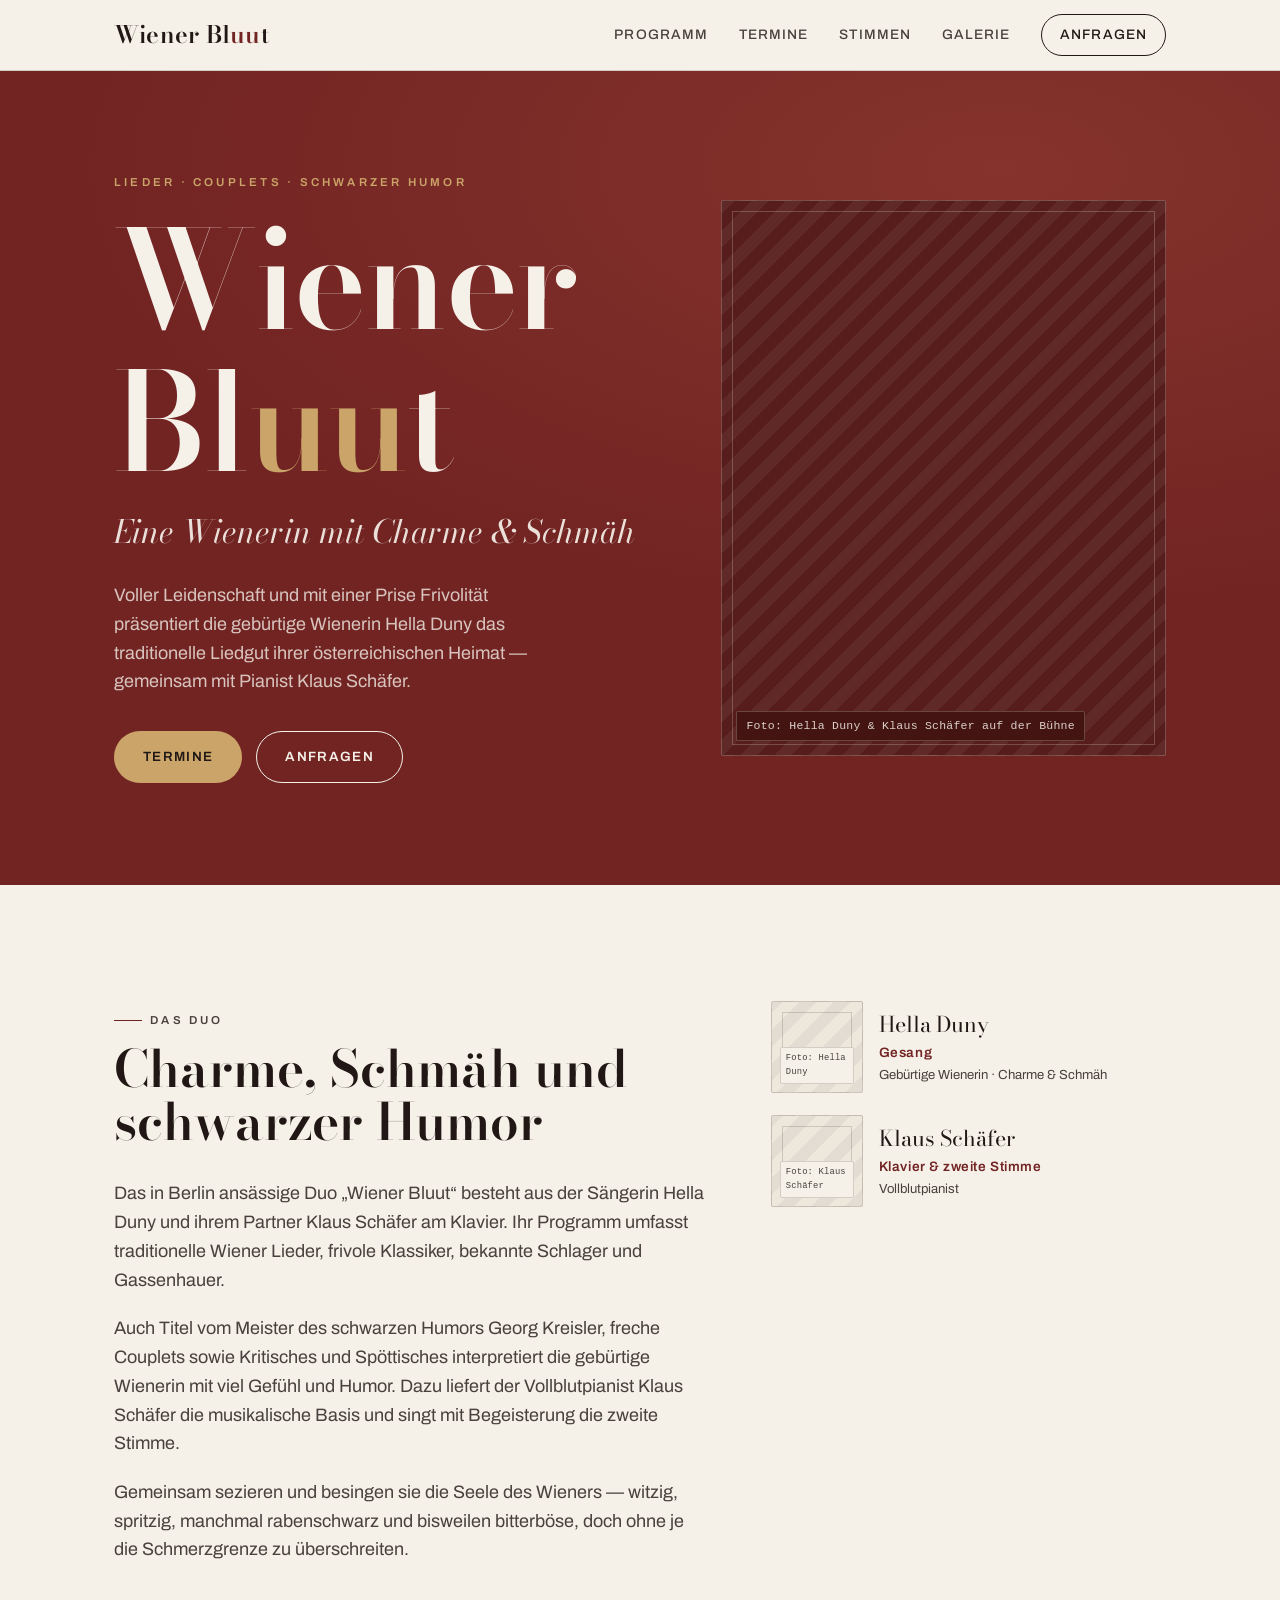
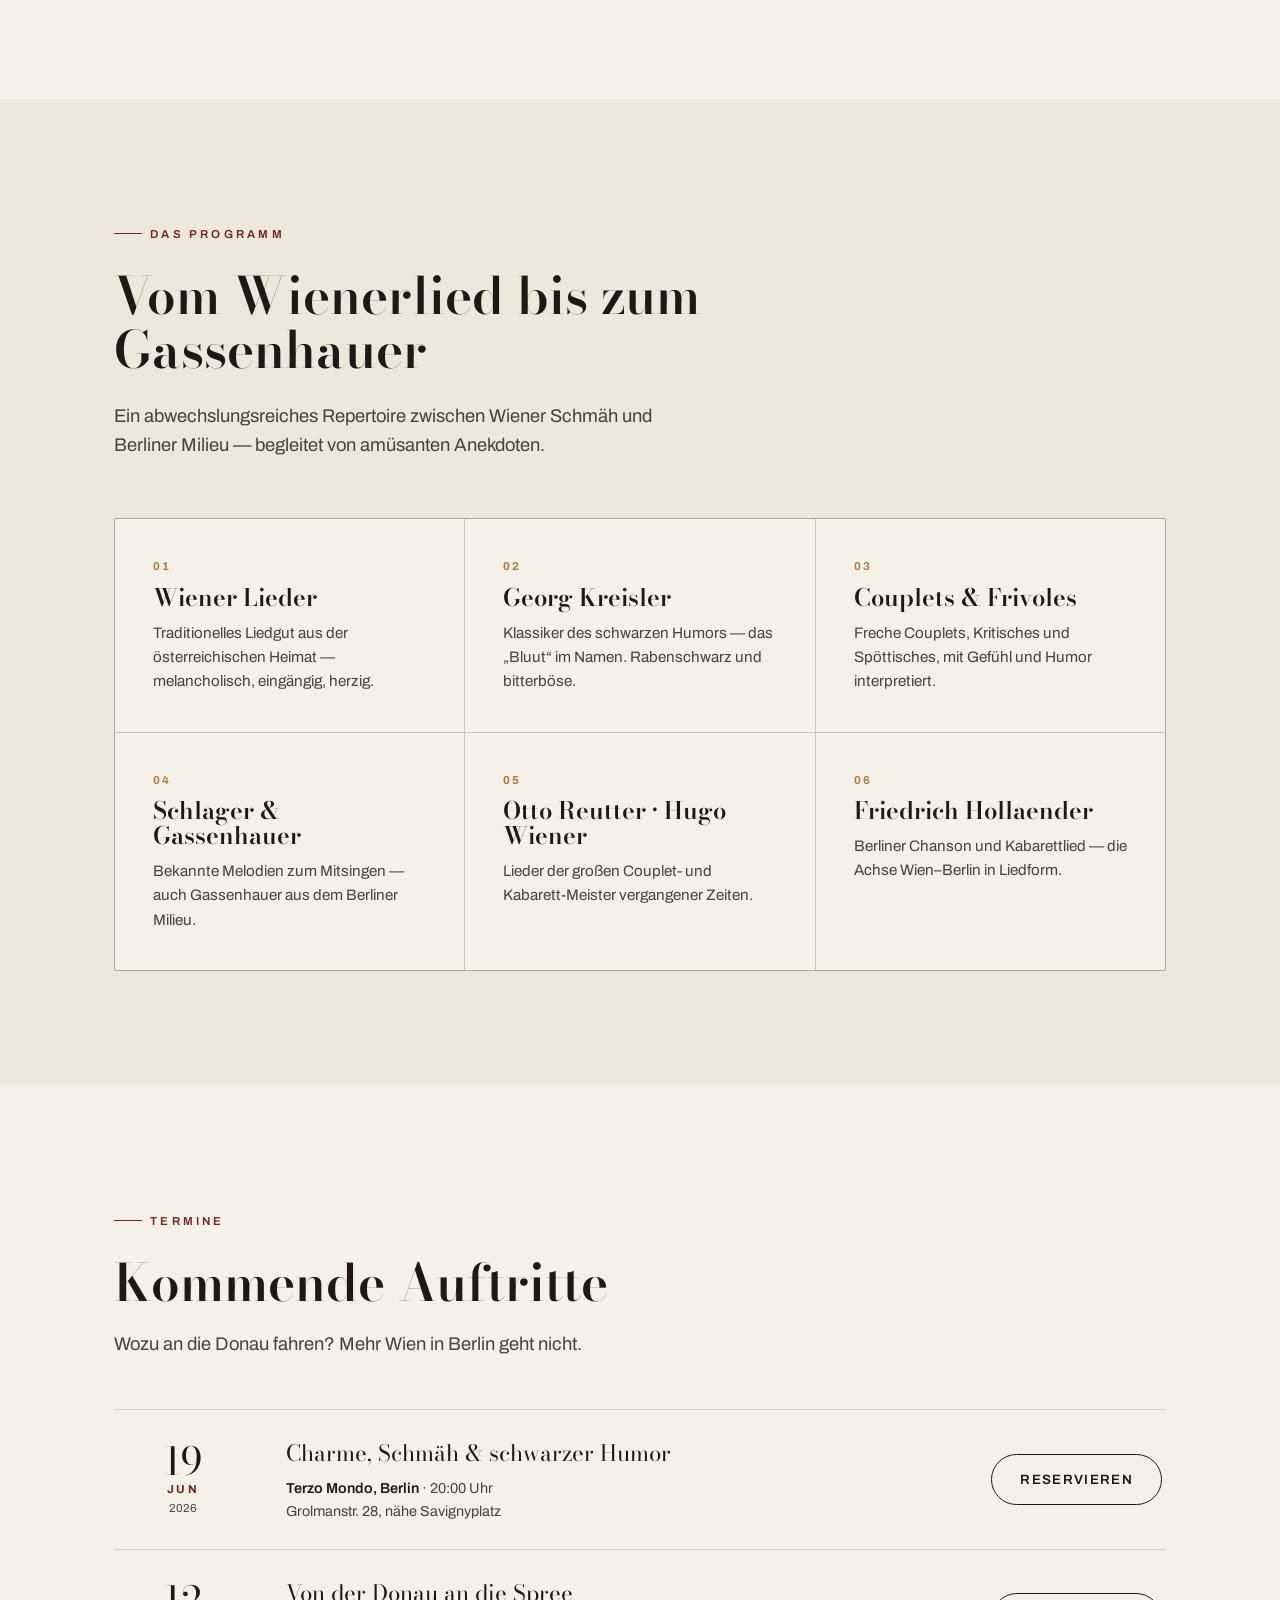
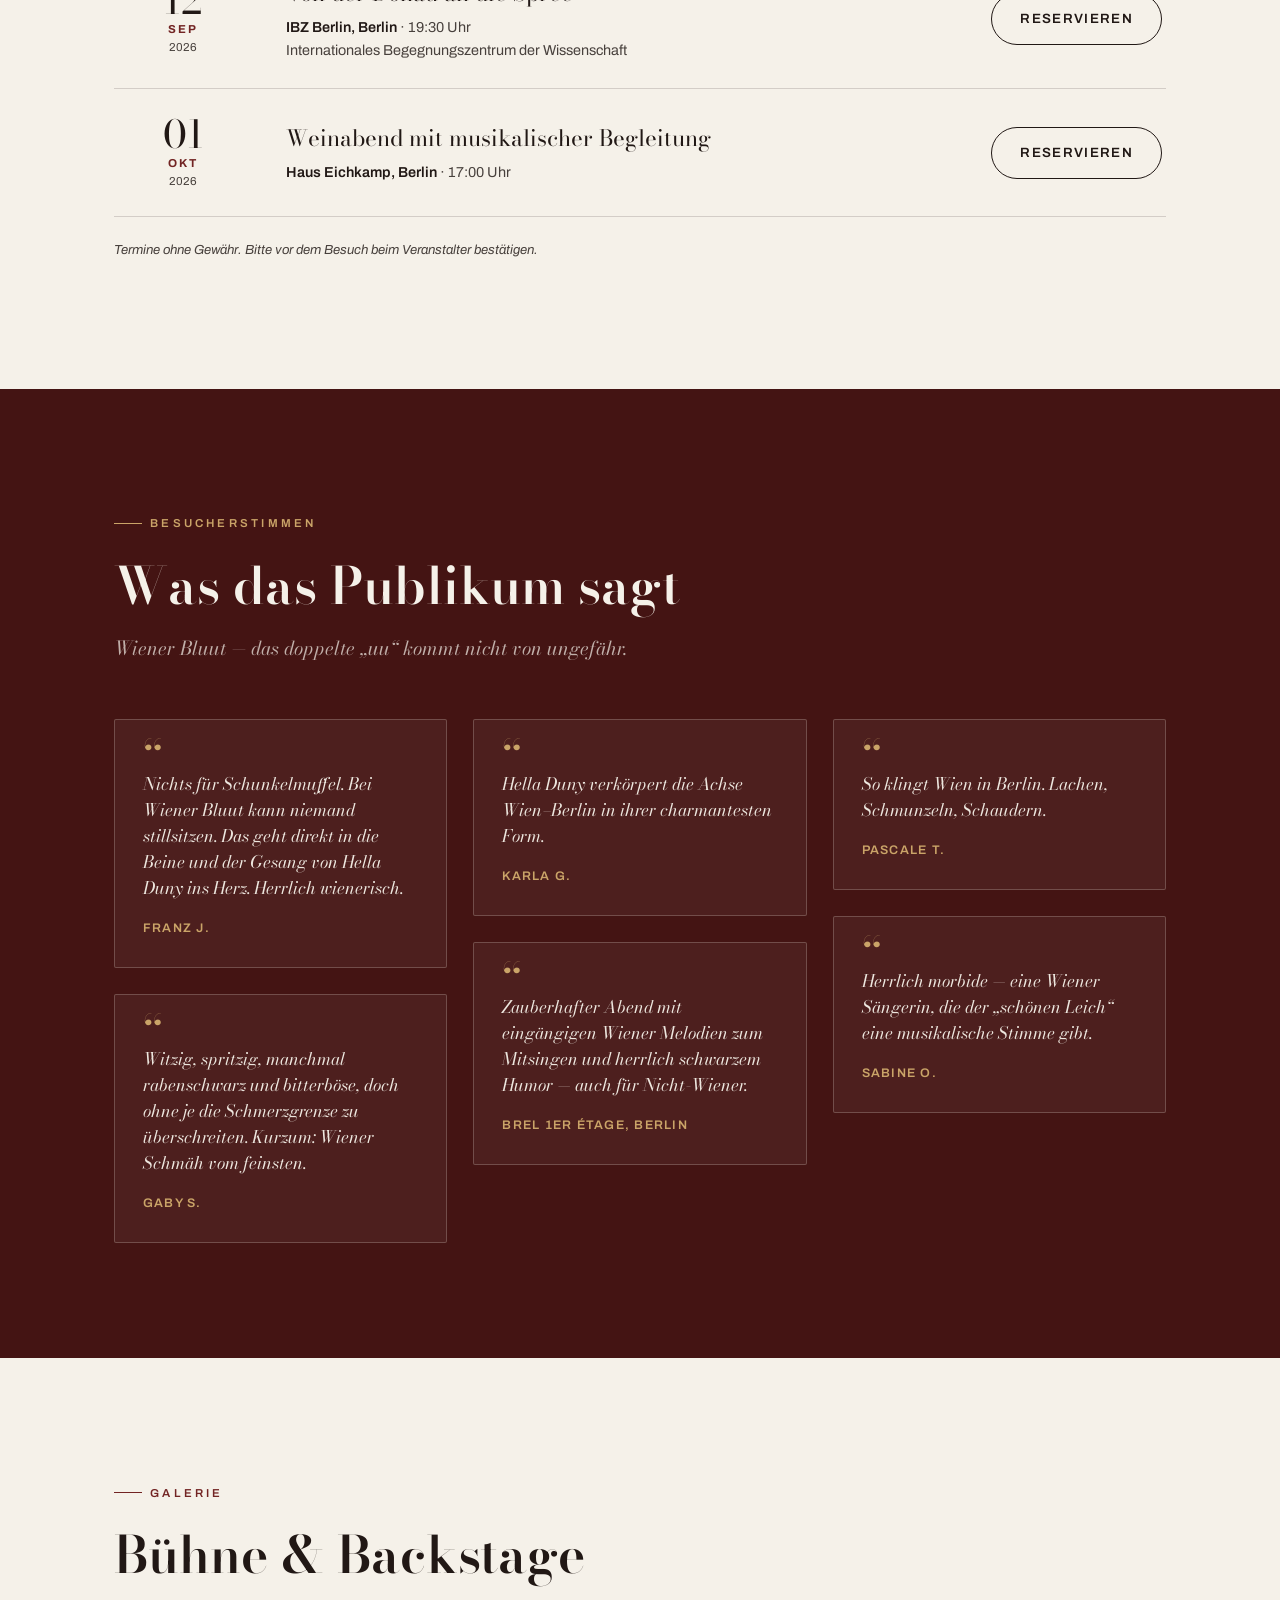
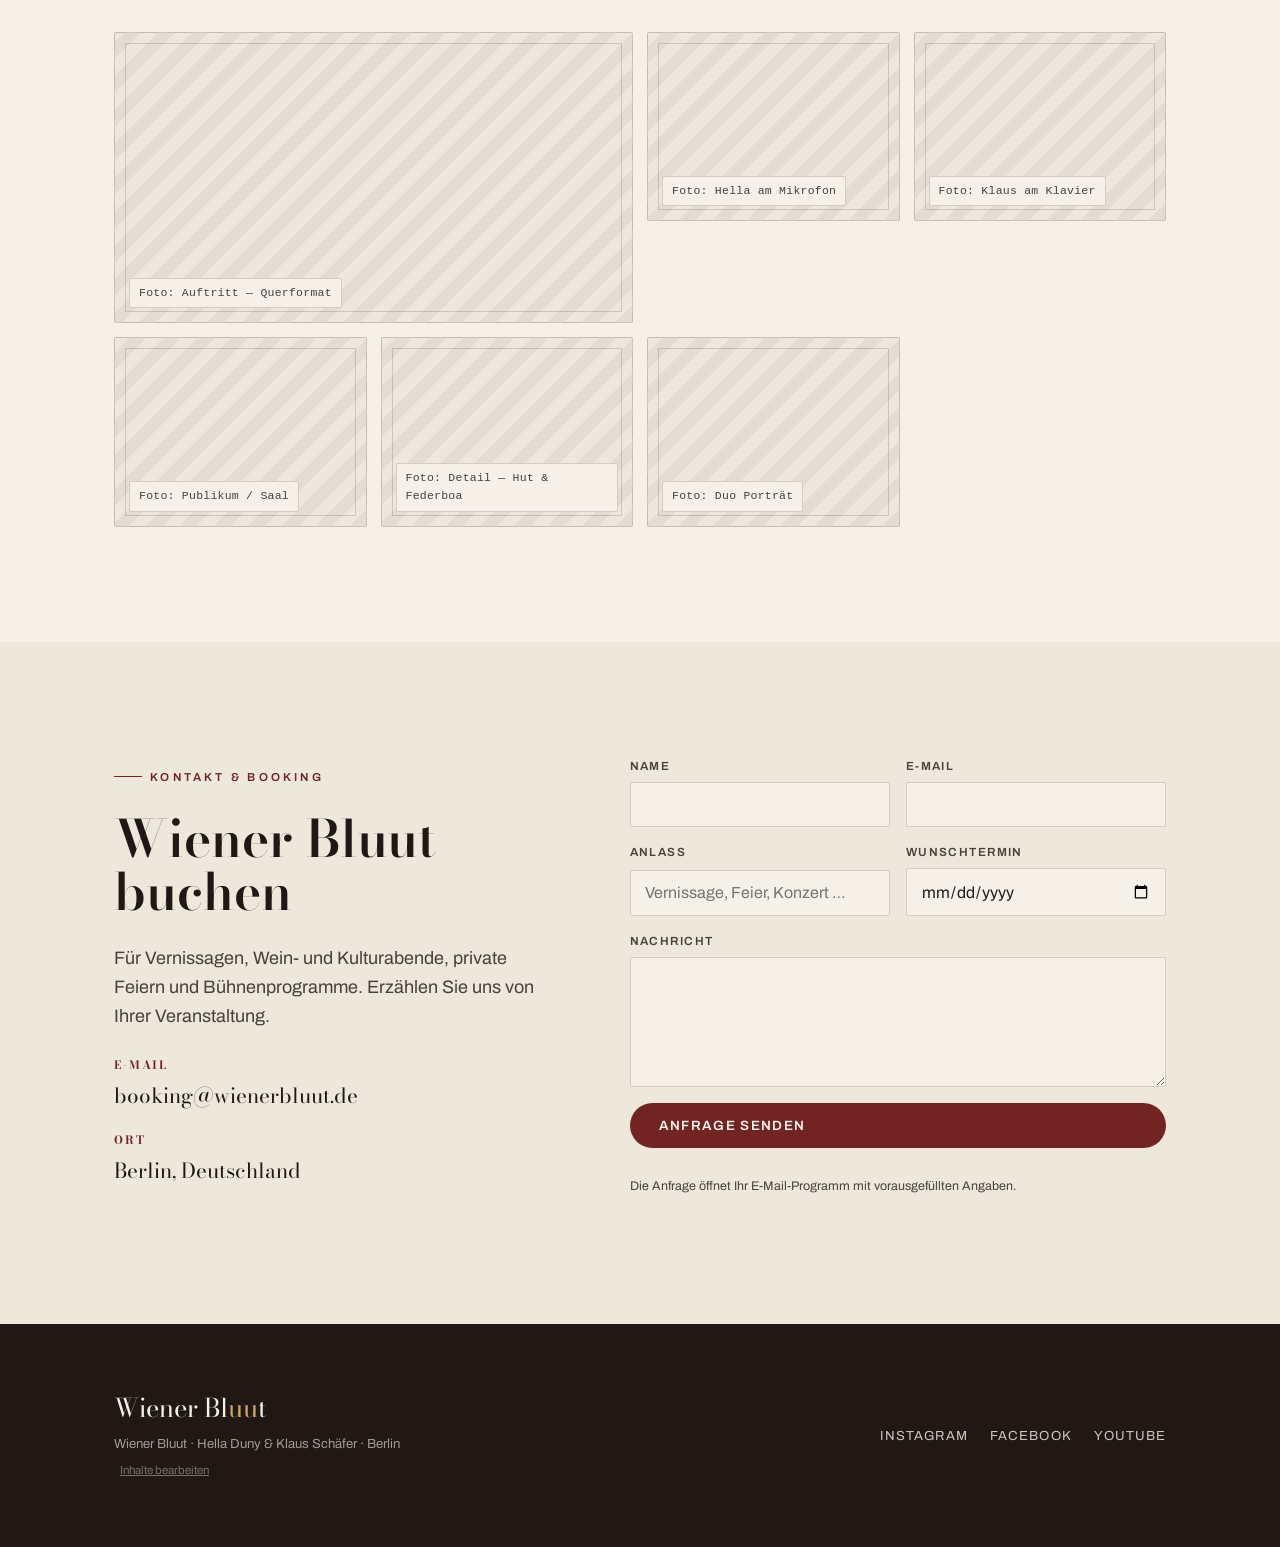
<file: site/index.html>
<!DOCTYPE html>
<html lang="de">
<head>
  <meta charset="UTF-8">
  <meta name="viewport" content="width=device-width, initial-scale=1.0">
  <title>Wiener Bluut — Eine Wienerin mit Charme & Schmäh</title>
  <meta name="description" content="Wiener Bluut — das Berliner Duo Hella Duny & Klaus Schäfer. Wiener Lieder, Couplets und schwarzer Humor von der Donau an die Spree.">
  <link rel="preconnect" href="https://fonts.googleapis.com">
  <link rel="preconnect" href="https://fonts.gstatic.com" crossorigin>
  <link href="https://fonts.googleapis.com/css2?family=Bodoni+Moda:ital,opsz,wght@0,6..96,400;0,6..96,500;0,6..96,600;0,6..96,700;1,6..96,400;1,6..96,500&family=Archivo:wght@400;500;600;700&display=swap" rel="stylesheet">
  <link rel="stylesheet" href="css/styles.css">
</head>
<body>
  <a id="top"></a>

  <header class="site-header">
    <div class="wrap"></div>
  </header>

  <main>
    <section id="hero" class="hero"></section>
    <section id="about" class="about"></section>
    <section id="programm" class="programm"></section>
    <section id="termine" class="termine"></section>
    <section id="stimmen" class="stimmen"></section>
    <section id="galerie" class="galerie"></section>
    <section id="kontakt" class="kontakt"></section>
  </main>

  <footer class="site-footer">
    <div class="wrap"></div>
  </footer>

  <script src="js/app.js"></script>
</body>
</html>
</file>
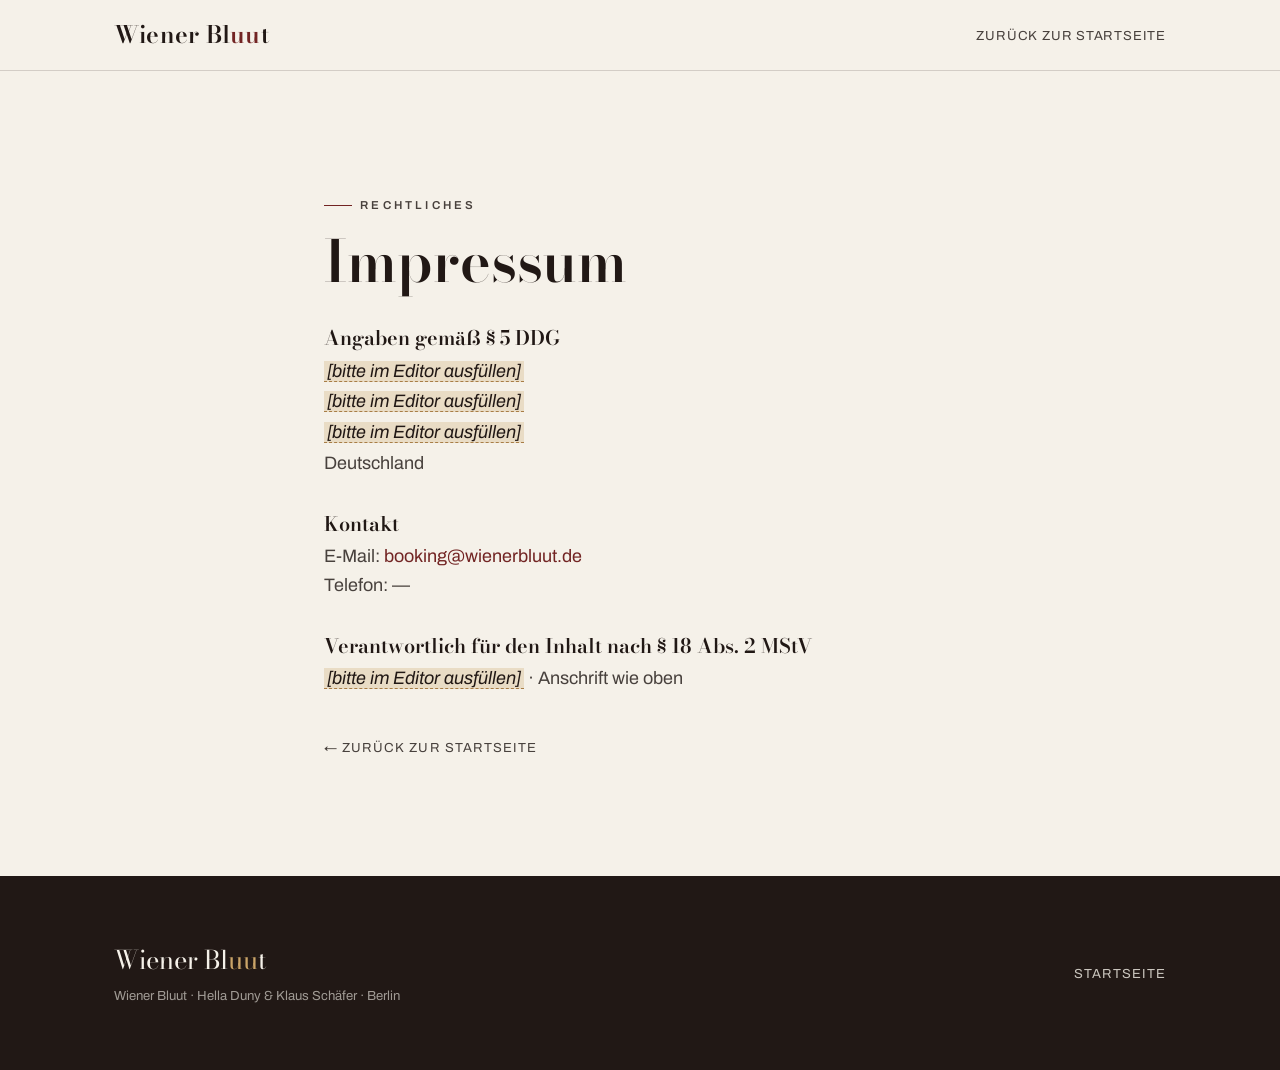
<file: docs/impressum.html>
<!DOCTYPE html>
<html lang="de">
<head>
  <meta charset="UTF-8">
  <meta name="viewport" content="width=device-width, initial-scale=1.0">
  <title>Impressum — Wiener Bluut</title>
  <meta name="description" content="Impressum — Wiener Bluut, Hella Duny & Klaus Schäfer, Berlin.">
  <link rel="preconnect" href="https://fonts.googleapis.com">
  <link rel="preconnect" href="https://fonts.gstatic.com" crossorigin>
  <link href="https://fonts.googleapis.com/css2?family=Bodoni+Moda:ital,opsz,wght@0,6..96,400;0,6..96,500;0,6..96,600;0,6..96,700;1,6..96,400;1,6..96,500&family=Archivo:wght@400;500;600;700&display=swap" rel="stylesheet">
  <link rel="stylesheet" href="css/styles.css">
</head>
<body>
  <a id="top"></a>

  <header class="site-header">
    <div class="wrap">
      <a class="brand" href="index.html">Wiener Bl<span class="uu">uu</span>t</a>
      <a class="legal-back" href="index.html">Zurück zur Startseite</a>
    </div>
  </header>

  <main>
    <section class="legal">
      <div class="wrap">
        <p class="section-label">Rechtliches</p>
        <h1>Impressum</h1>

        <h2>Angaben gemäß § 5 DDG</h2>
        <address>
          <span data-im="name"></span><br>
          <span data-im="street"></span><br>
          <span data-im="city"></span><br>
          Deutschland
        </address>

        <h2>Kontakt</h2>
        <p>
          E-Mail: <a id="im-email" href="#"></a><br>
          Telefon: <span data-im="phone" data-optional="1"></span>
        </p>

        <h2>Verantwortlich für den Inhalt nach § 18 Abs. 2 MStV</h2>
        <address>
          <span data-im="name"></span> · Anschrift wie oben
        </address>

        <a class="back" href="index.html">← Zurück zur Startseite</a>
      </div>
    </section>
  </main>

  <footer class="site-footer">
    <div class="wrap">
      <div>
        <div class="f-brand">Wiener Bl<span class="uu">uu</span>t</div>
        <div class="f-note">Wiener Bluut · Hella Duny &amp; Klaus Schäfer · Berlin</div>
      </div>
      <div class="f-links">
        <a href="index.html">Startseite</a>
      </div>
    </div>
  </footer>

  <!-- Read-only render of the Impressum fields from content.json. Editing happens
       in the main editor (Setzer), Tab "Impressum"; this page only displays. -->
  <script>
    (function () {
      function fill(key, val, optional) {
        var txt = val || (optional ? "—" : "[bitte im Editor ausfüllen]");
        document.querySelectorAll('[data-im="' + key + '"]').forEach(function (el) {
          el.textContent = txt;
          el.className = (val || optional) ? "" : "ph-data";
        });
      }
      fetch("content.json", { cache: "no-store" })
        .then(function (r) { return r.json(); })
        .then(function (d) {
          var im = d.impressum || {};
          fill("name", im.name);
          fill("street", im.street);
          fill("city", im.city);
          fill("phone", im.phone, true);
          var email = (d.kontakt && d.kontakt.email) || "";
          var a = document.getElementById("im-email");
          if (email) { a.textContent = email; a.href = "mailto:" + email; }
          else { a.textContent = "[E-Mail im Kontakt-Tab ausfüllen]"; a.className = "ph-data"; a.removeAttribute("href"); }
        })
        .catch(function () {
          document.querySelectorAll("[data-im]").forEach(function (el) { el.textContent = "—"; });
        });
    })();
  </script>
</body>
</html>
</file>
<file: site/css/styles.css>
/* =============================================================
   WIENER BLUUT — Styles
   Viennese-cabaret playbill aesthetic
   ============================================================= */

:root {
  --paper:        oklch(0.96 0.012 85);
  --paper-2:      oklch(0.93 0.016 82);
  --ink:          oklch(0.22 0.015 40);
  --ink-soft:     oklch(0.38 0.012 50);
  --oxblood:      oklch(0.38 0.11 25);
  --oxblood-deep: oklch(0.27 0.075 25);
  --gold:         oklch(0.74 0.09 78);
  --gold-deep:    oklch(0.62 0.09 72);
  --line:         oklch(0.22 0.015 40 / 0.16);
  --line-light:   oklch(0.96 0.012 85 / 0.22);

  --maxw: 1180px;
  --gutter: clamp(20px, 5vw, 64px);

  --serif: "Bodoni Moda", Georgia, "Times New Roman", serif;
  --sans: "Archivo", system-ui, -apple-system, sans-serif;
}

* { box-sizing: border-box; }

html { scroll-behavior: smooth; }

body {
  margin: 0;
  background: var(--paper);
  color: var(--ink);
  font-family: var(--sans);
  font-size: 18px;
  line-height: 1.6;
  -webkit-font-smoothing: antialiased;
  text-rendering: optimizeLegibility;
}

img { max-width: 100%; display: block; }

a { color: inherit; }

h1, h2, h3 { font-family: var(--serif); font-weight: 600; line-height: 1.04; margin: 0; }

.wrap { max-width: var(--maxw); margin: 0 auto; padding-inline: var(--gutter); }

.kicker {
  font-family: var(--sans);
  font-size: 0.72rem;
  letter-spacing: 0.28em;
  text-transform: uppercase;
  font-weight: 600;
  color: var(--gold-deep);
  margin: 0 0 1.1rem;
}

.section-label {
  font-family: var(--sans);
  font-size: 0.72rem;
  letter-spacing: 0.28em;
  text-transform: uppercase;
  font-weight: 600;
  color: var(--oxblood);
  display: inline-flex;
  align-items: center;
  gap: 0.7em;
  margin: 0 0 1rem;
}
.section-label::before {
  content: "";
  width: 28px; height: 1px;
  background: var(--oxblood);
  display: inline-block;
}

section { padding-block: clamp(64px, 9vw, 130px); }

.lead { font-size: 1.15rem; color: var(--ink-soft); max-width: 56ch; }

/* ---------- Header / Nav ---------- */
.site-header {
  position: sticky; top: 0; z-index: 50;
  background: oklch(0.96 0.012 85 / 0.88);
  backdrop-filter: blur(10px);
  border-bottom: 1px solid var(--line);
}
.site-header .wrap {
  display: flex; align-items: center; justify-content: space-between;
  height: 70px;
}
.brand {
  font-family: var(--serif);
  font-weight: 600;
  font-size: 1.5rem;
  letter-spacing: 0.01em;
  text-decoration: none;
  white-space: nowrap;
}
.brand .uu { color: var(--oxblood); }
.nav { display: flex; gap: clamp(14px, 2.4vw, 34px); align-items: center; }
.nav a {
  text-decoration: none;
  font-size: 0.86rem;
  letter-spacing: 0.08em;
  text-transform: uppercase;
  font-weight: 500;
  color: var(--ink-soft);
  transition: color 0.2s;
}
.nav a:hover { color: var(--oxblood); }
.nav .nav-cta {
  border: 1px solid var(--ink);
  padding: 9px 18px;
  border-radius: 999px;
  color: var(--ink);
}
.nav .nav-cta:hover { background: var(--ink); color: var(--paper); }
.nav-toggle { display: none; background: none; border: 0; cursor: pointer; padding: 8px; }
.nav-toggle span { display: block; width: 24px; height: 2px; background: var(--ink); margin: 5px 0; transition: 0.25s; }

/* ---------- Buttons ---------- */
.btn {
  display: inline-flex; align-items: center; gap: 0.6em;
  font-family: var(--sans); font-weight: 600;
  font-size: 0.84rem; letter-spacing: 0.1em; text-transform: uppercase;
  padding: 14px 28px; border-radius: 999px;
  text-decoration: none; cursor: pointer; border: 1px solid transparent;
  transition: transform 0.18s, background 0.2s, color 0.2s;
}
.btn:active { transform: translateY(1px); }
.btn-primary { background: var(--oxblood); color: var(--paper); }
.btn-primary:hover { background: var(--oxblood-deep); }
.btn-ghost { border-color: currentColor; color: var(--ink); }
.btn-ghost:hover { background: var(--ink); color: var(--paper); }
.btn-gold { background: var(--gold); color: var(--ink); }
.btn-gold:hover { background: var(--gold-deep); }

/* ---------- Hero ---------- */
.hero {
  background: var(--oxblood);
  color: var(--paper);
  position: relative;
  overflow: hidden;
  padding-block: clamp(60px, 8vw, 110px);
}
.hero::after {
  content: ""; position: absolute; inset: 0;
  background: radial-gradient(120% 90% at 78% 12%, oklch(0.48 0.12 30 / 0.55), transparent 60%);
  pointer-events: none;
}
.hero .wrap {
  position: relative; z-index: 1;
  display: grid; grid-template-columns: 1.1fr 0.9fr; gap: clamp(32px, 5vw, 72px);
  align-items: center;
}
.hero .kicker { color: var(--gold); }
.hero h1 {
  font-size: clamp(3.4rem, 11vw, 8.5rem);
  letter-spacing: -0.01em;
  margin: 0 0 0.1em;
}
.hero h1 .uu { color: var(--gold); }
.hero .hero-sub {
  font-family: var(--serif); font-style: italic;
  font-size: clamp(1.3rem, 3vw, 2rem);
  color: oklch(0.96 0.012 85 / 0.92);
  margin: 0 0 1.5rem;
}
.hero .hero-intro { color: oklch(0.96 0.012 85 / 0.78); max-width: 46ch; margin: 0 0 2.2rem; }
.hero-cta { display: flex; gap: 14px; flex-wrap: wrap; }
.hero .btn-ghost { color: var(--paper); }
.hero .btn-ghost:hover { background: var(--paper); color: var(--oxblood); }

/* ---------- Placeholder imagery ---------- */
.ph {
  position: relative;
  background-color: var(--paper-2);
  background-image: repeating-linear-gradient(
    -45deg,
    oklch(0.22 0.015 40 / 0.05) 0 12px,
    transparent 12px 24px
  );
  border: 1px solid var(--line);
  display: flex; align-items: flex-end;
  border-radius: 2px;
  overflow: hidden;
}
.ph::before {
  content: "";
  position: absolute; inset: 10px;
  border: 1px solid var(--line);
}
.ph .ph-label {
  position: relative;
  font-family: ui-monospace, "SF Mono", Menlo, Consolas, monospace;
  font-size: 0.72rem;
  letter-spacing: 0.02em;
  color: var(--ink-soft);
  background: var(--paper);
  border: 1px solid var(--line);
  padding: 5px 9px;
  margin: 14px;
  border-radius: 2px;
}
.ph.on-dark {
  background-color: oklch(0.32 0.085 25);
  background-image: repeating-linear-gradient(-45deg, oklch(0.96 0.012 85 / 0.06) 0 12px, transparent 12px 24px);
  border-color: var(--line-light);
}
.ph.on-dark::before { border-color: var(--line-light); }
.ph.on-dark .ph-label { background: var(--oxblood-deep); color: oklch(0.96 0.012 85 / 0.85); border-color: var(--line-light); }
.hero-portrait { aspect-ratio: 4/5; }

/* ---------- About ---------- */
.about .about-grid { display: grid; grid-template-columns: 1.2fr 0.8fr; gap: clamp(32px, 5vw, 72px); align-items: start; }
.about h2 { font-size: clamp(2rem, 4vw, 3.2rem); margin-bottom: 0.6em; }
.about p { color: var(--ink-soft); margin: 0 0 1.1em; }
.members { display: grid; gap: 22px; }
.member { display: grid; grid-template-columns: 92px 1fr; gap: 16px; align-items: center; }
.member .ph { aspect-ratio: 1; }
.member .ph .ph-label { font-size: 0.55rem; margin: 8px; padding: 3px 5px; }
.member .m-name { font-family: var(--serif); font-size: 1.35rem; }
.member .m-role { font-size: 0.85rem; color: var(--oxblood); font-weight: 600; letter-spacing: 0.04em; }
.member .m-note { font-size: 0.82rem; color: var(--ink-soft); }

/* ---------- Programm ---------- */
.programm { background: var(--paper-2); }
.programm .head { max-width: 60ch; margin-bottom: clamp(36px, 5vw, 58px); }
.programm h2 { font-size: clamp(2rem, 4vw, 3.2rem); margin: 0.2em 0 0.5em; }
.prog-grid { display: grid; grid-template-columns: repeat(auto-fill, minmax(280px, 1fr)); gap: 1px; background: var(--line); border: 1px solid var(--line); border-radius: 2px; overflow: hidden; }
.prog-card { background: var(--paper); padding: clamp(24px, 3vw, 38px); transition: background 0.25s; }
.prog-card:hover { background: var(--paper-2); }
.prog-card h3 { font-size: 1.5rem; margin-bottom: 0.4em; }
.prog-card .num { font-family: var(--sans); font-size: 0.72rem; letter-spacing: 0.18em; color: var(--gold-deep); font-weight: 700; display: block; margin-bottom: 0.9em; }
.prog-card p { font-size: 0.95rem; color: var(--ink-soft); margin: 0; }

/* ---------- Termine ---------- */
.termine h2 { font-size: clamp(2rem, 4vw, 3.2rem); margin: 0.2em 0 0.4em; }
.termine .head { margin-bottom: clamp(32px, 4vw, 50px); }
.events { display: grid; gap: 0; border-top: 1px solid var(--line); }
.event {
  display: grid;
  grid-template-columns: 130px 1fr auto;
  gap: clamp(16px, 3vw, 40px);
  align-items: center;
  padding: 26px 4px;
  border-bottom: 1px solid var(--line);
  transition: background 0.2s, padding-inline 0.2s;
}
.event:hover { background: var(--paper-2); }
.event .ev-date { text-align: center; }
.event .ev-day { font-family: var(--serif); font-size: 2.4rem; line-height: 1; }
.event .ev-mon { font-size: 0.72rem; letter-spacing: 0.18em; text-transform: uppercase; color: var(--oxblood); font-weight: 700; }
.event .ev-year { font-size: 0.72rem; color: var(--ink-soft); }
.event .ev-title { font-family: var(--serif); font-size: 1.4rem; margin-bottom: 0.2em; }
.event .ev-meta { font-size: 0.9rem; color: var(--ink-soft); }
.event .ev-meta strong { color: var(--ink); font-weight: 600; }
.event .ev-action { white-space: nowrap; }
.termine .note { margin-top: 22px; font-size: 0.82rem; color: var(--ink-soft); font-style: italic; }
.empty-msg { color: var(--ink-soft); font-style: italic; padding: 24px 0; }

/* ---------- Stimmen ---------- */
.stimmen { background: var(--oxblood-deep); color: var(--paper); }
.stimmen .section-label { color: var(--gold); }
.stimmen .section-label::before { background: var(--gold); }
.stimmen h2 { font-size: clamp(2rem, 4vw, 3.2rem); color: var(--paper); margin: 0.2em 0 0.4em; }
.stimmen .intro { color: oklch(0.96 0.012 85 / 0.7); font-style: italic; font-family: var(--serif); font-size: 1.2rem; margin-bottom: clamp(36px, 5vw, 56px); }
.quotes { columns: 3 280px; column-gap: 26px; }
.quote {
  break-inside: avoid;
  margin: 0 0 26px;
  padding: 28px;
  background: oklch(0.96 0.012 85 / 0.05);
  border: 1px solid var(--line-light);
  border-radius: 2px;
}
.quote p { margin: 0 0 1em; font-family: var(--serif); font-style: italic; font-size: 1.08rem; line-height: 1.5; color: oklch(0.96 0.012 85 / 0.95); }
.quote .q-author { font-family: var(--sans); font-style: normal; font-size: 0.78rem; letter-spacing: 0.1em; text-transform: uppercase; color: var(--gold); font-weight: 600; }
.quote .q-mark { font-family: var(--serif); font-size: 3rem; line-height: 0.4; color: var(--gold); display: block; height: 0.5em; }

/* ---------- Galerie ---------- */
.galerie .head { margin-bottom: clamp(32px, 4vw, 50px); }
.galerie h2 { font-size: clamp(2rem, 4vw, 3.2rem); margin: 0.2em 0 0; }
.gal-grid { display: grid; grid-template-columns: repeat(auto-fit, minmax(220px, 1fr)); gap: 14px; }
.gal-grid .ph { aspect-ratio: 4/3; }
.gal-grid .ph:nth-child(1) { grid-column: span 2; aspect-ratio: 16/9; }

/* ---------- Kontakt ---------- */
.kontakt { background: var(--paper-2); }
.kontakt .k-grid { display: grid; grid-template-columns: 0.9fr 1.1fr; gap: clamp(36px, 6vw, 80px); align-items: start; }
.kontakt h2 { font-size: clamp(2rem, 4vw, 3.2rem); margin: 0.2em 0 0.5em; }
.kontakt .intro { color: var(--ink-soft); margin-bottom: 1.6rem; }
.k-detail { display: flex; flex-direction: column; gap: 4px; margin-bottom: 1.2rem; }
.k-detail .k-key { font-size: 0.72rem; letter-spacing: 0.16em; text-transform: uppercase; color: var(--oxblood); font-weight: 700; }
.k-detail a, .k-detail span { font-family: var(--serif); font-size: 1.3rem; text-decoration: none; }
.k-detail a:hover { color: var(--oxblood); }

form.booking { display: grid; gap: 16px; }
.field { display: grid; gap: 6px; }
.field label { font-size: 0.74rem; letter-spacing: 0.12em; text-transform: uppercase; font-weight: 600; color: var(--ink-soft); }
.field input, .field textarea {
  font-family: var(--sans); font-size: 1rem; color: var(--ink);
  background: var(--paper); border: 1px solid var(--line); border-radius: 2px;
  padding: 13px 14px; width: 100%;
}
.field input:focus, .field textarea:focus { outline: 2px solid var(--oxblood); outline-offset: -1px; border-color: transparent; }
.field textarea { min-height: 130px; resize: vertical; }
.field-row { display: grid; grid-template-columns: 1fr 1fr; gap: 16px; }
.form-note { font-size: 0.78rem; color: var(--ink-soft); }

/* ---------- Footer ---------- */
.site-footer { background: var(--ink); color: var(--paper); padding-block: clamp(40px, 5vw, 64px); }
.site-footer .wrap { display: flex; justify-content: space-between; align-items: center; gap: 24px; flex-wrap: wrap; }
.site-footer .f-brand { font-family: var(--serif); font-size: 1.6rem; }
.site-footer .f-brand .uu { color: var(--gold); }
.site-footer .f-note { font-size: 0.82rem; color: oklch(0.96 0.012 85 / 0.6); margin-top: 4px; }
.site-footer .f-links { display: flex; gap: 22px; }
.site-footer .f-links a { font-size: 0.82rem; letter-spacing: 0.08em; text-transform: uppercase; color: oklch(0.96 0.012 85 / 0.8); text-decoration: none; }
.site-footer .f-links a:hover { color: var(--gold); }
.f-edit { font-size: 0.72rem; color: oklch(0.96 0.012 85 / 0.4); text-decoration: underline; cursor: pointer; background: none; border: 0; font-family: var(--sans); }

/* ---------- Responsive ---------- */
@media (max-width: 880px) {
  .nav { position: fixed; inset: 70px 0 auto 0; background: var(--paper); flex-direction: column; gap: 0; padding: 8px var(--gutter) 20px; border-bottom: 1px solid var(--line); transform: translateY(-120%); transition: transform 0.3s; box-shadow: 0 20px 40px oklch(0.22 0.015 40 / 0.12); }
  .nav.open { transform: translateY(0); }
  .nav a { width: 100%; padding: 14px 0; border-bottom: 1px solid var(--line); font-size: 1rem; }
  .nav .nav-cta { border: 0; padding: 16px 0; color: var(--oxblood); }
  .nav .nav-cta:hover { background: none; }
  .nav-toggle { display: block; }
  .hero .wrap { grid-template-columns: 1fr; }
  .hero-portrait { order: -1; aspect-ratio: 16/10; max-height: 320px; }
  .about .about-grid { grid-template-columns: 1fr; }
  .kontakt .k-grid { grid-template-columns: 1fr; }
  .quotes { columns: 1; }
}
@media (max-width: 560px) {
  .event { grid-template-columns: 64px 1fr; row-gap: 14px; }
  .event .ev-action { grid-column: 1 / -1; }
  .event .ev-day { font-size: 1.9rem; }
  .field-row { grid-template-columns: 1fr; }
  .gal-grid .ph:nth-child(1) { grid-column: span 1; aspect-ratio: 4/3; }
}

/* ---------- Editor overlay ---------- */
.editor-backdrop { position: fixed; inset: 0; z-index: 200; background: oklch(0.22 0.015 40 / 0.55); backdrop-filter: blur(3px); display: none; }
.editor-backdrop.open { display: block; }
.editor {
  position: fixed; top: 0; right: 0; bottom: 0; z-index: 201;
  width: min(520px, 100%); background: var(--paper);
  box-shadow: -20px 0 60px oklch(0.22 0.015 40 / 0.3);
  display: none; flex-direction: column;
  transform: translateX(100%); transition: transform 0.3s;
}
.editor.open { display: flex; transform: translateX(0); }
.editor-head { padding: 20px 24px; border-bottom: 1px solid var(--line); display: flex; justify-content: space-between; align-items: center; }
.editor-head h3 { font-size: 1.4rem; }
.editor-head .close { background: none; border: 0; font-size: 1.6rem; cursor: pointer; line-height: 1; color: var(--ink-soft); }
.editor-body { overflow-y: auto; padding: 20px 24px; flex: 1; }
.editor-foot { padding: 16px 24px; border-top: 1px solid var(--line); display: flex; gap: 12px; flex-wrap: wrap; }
.ed-tabs { display: flex; gap: 4px; flex-wrap: wrap; margin-bottom: 18px; }
.ed-tab { font-size: 0.74rem; letter-spacing: 0.06em; text-transform: uppercase; font-weight: 600; padding: 7px 12px; border: 1px solid var(--line); background: var(--paper); border-radius: 999px; cursor: pointer; color: var(--ink-soft); }
.ed-tab.active { background: var(--ink); color: var(--paper); border-color: var(--ink); }
.ed-group { border: 1px solid var(--line); border-radius: 4px; padding: 16px; margin-bottom: 14px; position: relative; background: var(--paper); }
.ed-group .ed-remove { position: absolute; top: 10px; right: 10px; background: none; border: 1px solid var(--line); border-radius: 999px; width: 26px; height: 26px; cursor: pointer; color: var(--oxblood); font-size: 1rem; line-height: 1; }
.ed-field { display: grid; gap: 5px; margin-bottom: 12px; }
.ed-field:last-child { margin-bottom: 0; }
.ed-field label { font-size: 0.68rem; letter-spacing: 0.1em; text-transform: uppercase; font-weight: 600; color: var(--ink-soft); }
.ed-field input, .ed-field textarea { font-family: var(--sans); font-size: 0.92rem; padding: 9px 10px; border: 1px solid var(--line); border-radius: 3px; background: var(--paper); color: var(--ink); width: 100%; }
.ed-field textarea { min-height: 80px; resize: vertical; }
.ed-add { width: 100%; padding: 12px; border: 1px dashed var(--ink-soft); background: none; border-radius: 4px; cursor: pointer; font-weight: 600; font-size: 0.82rem; color: var(--ink-soft); }
.ed-add:hover { border-color: var(--oxblood); color: var(--oxblood); }
.ed-hint { font-size: 0.8rem; color: var(--ink-soft); margin: 0 0 16px; line-height: 1.5; }
.toast { position: fixed; bottom: 24px; left: 50%; transform: translateX(-50%) translateY(20px); z-index: 300; background: var(--ink); color: var(--paper); padding: 13px 22px; border-radius: 999px; font-size: 0.86rem; opacity: 0; transition: 0.3s; pointer-events: none; }
.toast.show { opacity: 1; transform: translateX(-50%) translateY(0); }
</file>
<file: docs/css/styles.css>
/* =============================================================
   WIENER BLUUT — Styles
   Viennese-cabaret playbill aesthetic
   ============================================================= */

:root {
  --paper:        oklch(0.96 0.012 85);
  --paper-2:      oklch(0.93 0.016 82);
  --ink:          oklch(0.22 0.015 40);
  --ink-soft:     oklch(0.38 0.012 50);
  --oxblood:      oklch(0.38 0.11 25);
  --oxblood-deep: oklch(0.27 0.075 25);
  --gold:         oklch(0.74 0.09 78);
  --gold-deep:    oklch(0.62 0.09 72);
  --line:         oklch(0.22 0.015 40 / 0.16);
  --line-light:   oklch(0.96 0.012 85 / 0.22);

  --maxw: 1180px;
  --gutter: clamp(20px, 5vw, 64px);

  --serif: "Bodoni Moda", Georgia, "Times New Roman", serif;
  --sans: "Archivo", system-ui, -apple-system, sans-serif;
}

* { box-sizing: border-box; }

html { scroll-behavior: smooth; }

body {
  margin: 0;
  background: var(--paper);
  color: var(--ink);
  font-family: var(--sans);
  font-size: 18px;
  line-height: 1.6;
  -webkit-font-smoothing: antialiased;
  text-rendering: optimizeLegibility;
}

img { max-width: 100%; display: block; }

a { color: inherit; }

h1, h2, h3 { font-family: var(--serif); font-weight: 600; line-height: 1.04; margin: 0; }

.wrap { max-width: var(--maxw); margin: 0 auto; padding-inline: var(--gutter); }

.kicker {
  font-family: var(--sans);
  font-size: 0.72rem;
  letter-spacing: 0.28em;
  text-transform: uppercase;
  font-weight: 600;
  color: var(--gold-deep);
  margin: 0 0 1.1rem;
}

.section-label {
  font-family: var(--sans);
  font-size: 0.72rem;
  letter-spacing: 0.28em;
  text-transform: uppercase;
  font-weight: 600;
  color: var(--oxblood);
  display: inline-flex;
  align-items: center;
  gap: 0.7em;
  margin: 0 0 1rem;
}
.section-label::before {
  content: "";
  width: 28px; height: 1px;
  background: var(--oxblood);
  display: inline-block;
}

section { padding-block: clamp(64px, 9vw, 130px); }

.lead { font-size: 1.15rem; color: var(--ink-soft); max-width: 56ch; }

/* ---------- Header / Nav ---------- */
.site-header {
  position: sticky; top: 0; z-index: 50;
  background: oklch(0.96 0.012 85 / 0.88);
  backdrop-filter: blur(10px);
  border-bottom: 1px solid var(--line);
}
.site-header .wrap {
  display: flex; align-items: center; justify-content: space-between;
  height: 70px;
}
.brand {
  font-family: var(--serif);
  font-weight: 600;
  font-size: 1.5rem;
  letter-spacing: 0.01em;
  text-decoration: none;
  white-space: nowrap;
}
.brand .uu { color: var(--oxblood); }
.nav { display: flex; gap: clamp(14px, 2.4vw, 34px); align-items: center; }
.nav a {
  text-decoration: none;
  font-size: 0.86rem;
  letter-spacing: 0.08em;
  text-transform: uppercase;
  font-weight: 500;
  color: var(--ink-soft);
  transition: color 0.2s;
}
.nav a:hover { color: var(--oxblood); }
.nav .nav-cta {
  border: 1px solid var(--ink);
  padding: 9px 18px;
  border-radius: 999px;
  color: var(--ink);
}
.nav .nav-cta:hover { background: var(--ink); color: var(--paper); }
.nav-toggle { display: none; background: none; border: 0; cursor: pointer; padding: 8px; }
.nav-toggle span { display: block; width: 24px; height: 2px; background: var(--ink); margin: 5px 0; transition: 0.25s; }

/* ---------- Buttons ---------- */
.btn {
  display: inline-flex; align-items: center; gap: 0.6em;
  font-family: var(--sans); font-weight: 600;
  font-size: 0.84rem; letter-spacing: 0.1em; text-transform: uppercase;
  padding: 14px 28px; border-radius: 999px;
  text-decoration: none; cursor: pointer; border: 1px solid transparent;
  transition: transform 0.18s, background 0.2s, color 0.2s;
}
.btn:active { transform: translateY(1px); }
.btn-primary { background: var(--oxblood); color: var(--paper); }
.btn-primary:hover { background: var(--oxblood-deep); }
.btn-ghost { border-color: currentColor; color: var(--ink); }
.btn-ghost:hover { background: var(--ink); color: var(--paper); }
.btn-gold { background: var(--gold); color: var(--ink); }
.btn-gold:hover { background: var(--gold-deep); }

/* ---------- Hero ---------- */
.hero {
  background: var(--oxblood);
  color: var(--paper);
  position: relative;
  overflow: hidden;
  padding-block: clamp(60px, 8vw, 110px);
}
.hero::after {
  content: ""; position: absolute; inset: 0;
  background: radial-gradient(120% 90% at 78% 12%, oklch(0.48 0.12 30 / 0.55), transparent 60%);
  pointer-events: none;
}
.hero .wrap {
  position: relative; z-index: 1;
  display: grid; grid-template-columns: 1.1fr 0.9fr; gap: clamp(32px, 5vw, 72px);
  align-items: center;
}
.hero .kicker { color: var(--gold); }
.hero h1 {
  font-size: clamp(3.4rem, 11vw, 8.5rem);
  letter-spacing: -0.01em;
  margin: 0 0 0.1em;
}
.hero h1 .uu { color: var(--gold); }
.hero .hero-sub {
  font-family: var(--serif); font-style: italic;
  font-size: clamp(1.3rem, 3vw, 2rem);
  color: oklch(0.96 0.012 85 / 0.92);
  margin: 0 0 1.5rem;
}
.hero .hero-intro { color: oklch(0.96 0.012 85 / 0.78); max-width: 46ch; margin: 0 0 2.2rem; }
.hero-cta { display: flex; gap: 14px; flex-wrap: wrap; }
.hero .btn-ghost { color: var(--paper); }
.hero .btn-ghost:hover { background: var(--paper); color: var(--oxblood); }

/* ---------- Placeholder imagery ---------- */
.ph {
  position: relative;
  background-color: var(--paper-2);
  background-image: repeating-linear-gradient(
    -45deg,
    oklch(0.22 0.015 40 / 0.05) 0 12px,
    transparent 12px 24px
  );
  border: 1px solid var(--line);
  display: flex; align-items: flex-end;
  border-radius: 2px;
  overflow: hidden;
}
.ph::before {
  content: "";
  position: absolute; inset: 10px;
  border: 1px solid var(--line);
}
.ph .ph-label {
  position: relative;
  font-family: ui-monospace, "SF Mono", Menlo, Consolas, monospace;
  font-size: 0.72rem;
  letter-spacing: 0.02em;
  color: var(--ink-soft);
  background: var(--paper);
  border: 1px solid var(--line);
  padding: 5px 9px;
  margin: 14px;
  border-radius: 2px;
}
.ph.on-dark {
  background-color: oklch(0.32 0.085 25);
  background-image: repeating-linear-gradient(-45deg, oklch(0.96 0.012 85 / 0.06) 0 12px, transparent 12px 24px);
  border-color: var(--line-light);
}
.ph.on-dark::before { border-color: var(--line-light); }
.ph.on-dark .ph-label { background: var(--oxblood-deep); color: oklch(0.96 0.012 85 / 0.85); border-color: var(--line-light); }
.hero-portrait { aspect-ratio: 4/5; }

/* ---------- About ---------- */
.about .about-grid { display: grid; grid-template-columns: 1.2fr 0.8fr; gap: clamp(32px, 5vw, 72px); align-items: start; }
.about h2 { font-size: clamp(2rem, 4vw, 3.2rem); margin-bottom: 0.6em; }
.about p { color: var(--ink-soft); margin: 0 0 1.1em; }
.members { display: grid; gap: 22px; }
.member { display: grid; grid-template-columns: 92px 1fr; gap: 16px; align-items: center; }
.member .ph { aspect-ratio: 1; }
.member .ph .ph-label { font-size: 0.55rem; margin: 8px; padding: 3px 5px; }
.member .m-name { font-family: var(--serif); font-size: 1.35rem; }
.member .m-role { font-size: 0.85rem; color: var(--oxblood); font-weight: 600; letter-spacing: 0.04em; }
.member .m-note { font-size: 0.82rem; color: var(--ink-soft); }

/* ---------- Programm ---------- */
.programm { background: var(--paper-2); }
.programm .head { max-width: 60ch; margin-bottom: clamp(36px, 5vw, 58px); }
.programm h2 { font-size: clamp(2rem, 4vw, 3.2rem); margin: 0.2em 0 0.5em; }
.prog-grid { display: grid; grid-template-columns: repeat(auto-fill, minmax(280px, 1fr)); gap: 1px; background: var(--line); border: 1px solid var(--line); border-radius: 2px; overflow: hidden; }
.prog-card { background: var(--paper); padding: clamp(24px, 3vw, 38px); transition: background 0.25s; }
.prog-card:hover { background: var(--paper-2); }
.prog-card h3 { font-size: 1.5rem; margin-bottom: 0.4em; }
.prog-card .num { font-family: var(--sans); font-size: 0.72rem; letter-spacing: 0.18em; color: var(--gold-deep); font-weight: 700; display: block; margin-bottom: 0.9em; }
.prog-card p { font-size: 0.95rem; color: var(--ink-soft); margin: 0; }

/* ---------- Termine ---------- */
.termine h2 { font-size: clamp(2rem, 4vw, 3.2rem); margin: 0.2em 0 0.4em; }
.termine .head { margin-bottom: clamp(32px, 4vw, 50px); }
.events { display: grid; gap: 0; border-top: 1px solid var(--line); }
.event {
  display: grid;
  grid-template-columns: 130px 1fr auto;
  gap: clamp(16px, 3vw, 40px);
  align-items: center;
  padding: 26px 4px;
  border-bottom: 1px solid var(--line);
  transition: background 0.2s, padding-inline 0.2s;
}
.event:hover { background: var(--paper-2); }
.event .ev-date { text-align: center; }
.event .ev-day { font-family: var(--serif); font-size: 2.4rem; line-height: 1; }
.event .ev-mon { font-size: 0.72rem; letter-spacing: 0.18em; text-transform: uppercase; color: var(--oxblood); font-weight: 700; }
.event .ev-year { font-size: 0.72rem; color: var(--ink-soft); }
.event .ev-title { font-family: var(--serif); font-size: 1.4rem; margin-bottom: 0.2em; }
.event .ev-meta { font-size: 0.9rem; color: var(--ink-soft); }
.event .ev-meta strong { color: var(--ink); font-weight: 600; }
.event .ev-action { white-space: nowrap; }
.termine .note { margin-top: 22px; font-size: 0.82rem; color: var(--ink-soft); font-style: italic; }
.empty-msg { color: var(--ink-soft); font-style: italic; padding: 24px 0; }

/* ---------- Stimmen ---------- */
.stimmen { background: var(--oxblood-deep); color: var(--paper); }
.stimmen .section-label { color: var(--gold); }
.stimmen .section-label::before { background: var(--gold); }
.stimmen h2 { font-size: clamp(2rem, 4vw, 3.2rem); color: var(--paper); margin: 0.2em 0 0.4em; }
.stimmen .intro { color: oklch(0.96 0.012 85 / 0.7); font-style: italic; font-family: var(--serif); font-size: 1.2rem; margin-bottom: clamp(36px, 5vw, 56px); }
.quotes { columns: 3 280px; column-gap: 26px; }
.quote {
  break-inside: avoid;
  margin: 0 0 26px;
  padding: 28px;
  background: oklch(0.96 0.012 85 / 0.05);
  border: 1px solid var(--line-light);
  border-radius: 2px;
}
.quote p { margin: 0 0 1em; font-family: var(--serif); font-style: italic; font-size: 1.08rem; line-height: 1.5; color: oklch(0.96 0.012 85 / 0.95); }
.quote .q-author { font-family: var(--sans); font-style: normal; font-size: 0.78rem; letter-spacing: 0.1em; text-transform: uppercase; color: var(--gold); font-weight: 600; }
.quote .q-mark { font-family: var(--serif); font-size: 3rem; line-height: 0.4; color: var(--gold); display: block; height: 0.5em; }

/* ---------- Galerie ---------- */
.galerie .head { margin-bottom: clamp(32px, 4vw, 50px); }
.galerie h2 { font-size: clamp(2rem, 4vw, 3.2rem); margin: 0.2em 0 0; }
.gal-grid { display: grid; grid-template-columns: repeat(auto-fit, minmax(220px, 1fr)); gap: 14px; }
.gal-grid .ph { aspect-ratio: 4/3; }
.gal-grid .ph:nth-child(1) { grid-column: span 2; aspect-ratio: 16/9; }

/* ---------- Kontakt ---------- */
.kontakt { background: var(--paper-2); }
.kontakt .k-grid { display: grid; grid-template-columns: 0.9fr 1.1fr; gap: clamp(36px, 6vw, 80px); align-items: start; }
.kontakt h2 { font-size: clamp(2rem, 4vw, 3.2rem); margin: 0.2em 0 0.5em; }
.kontakt .intro { color: var(--ink-soft); margin-bottom: 1.6rem; }
.k-detail { display: flex; flex-direction: column; gap: 4px; margin-bottom: 1.2rem; }
.k-detail .k-key { font-size: 0.72rem; letter-spacing: 0.16em; text-transform: uppercase; color: var(--oxblood); font-weight: 700; }
.k-detail a, .k-detail span { font-family: var(--serif); font-size: 1.3rem; text-decoration: none; }
.k-detail a:hover { color: var(--oxblood); }

form.booking { display: grid; gap: 16px; }
.field { display: grid; gap: 6px; }
.field label { font-size: 0.74rem; letter-spacing: 0.12em; text-transform: uppercase; font-weight: 600; color: var(--ink-soft); }
.field input, .field textarea {
  font-family: var(--sans); font-size: 1rem; color: var(--ink);
  background: var(--paper); border: 1px solid var(--line); border-radius: 2px;
  padding: 13px 14px; width: 100%;
}
.field input:focus, .field textarea:focus { outline: 2px solid var(--oxblood); outline-offset: -1px; border-color: transparent; }
.field textarea { min-height: 130px; resize: vertical; }
.field-row { display: grid; grid-template-columns: 1fr 1fr; gap: 16px; }
.form-note { font-size: 0.78rem; color: var(--ink-soft); }

/* ---------- Footer ---------- */
.site-footer { background: var(--ink); color: var(--paper); padding-block: clamp(40px, 5vw, 64px); }
.site-footer .wrap { display: flex; justify-content: space-between; align-items: center; gap: 24px; flex-wrap: wrap; }
.site-footer .f-brand { font-family: var(--serif); font-size: 1.6rem; }
.site-footer .f-brand .uu { color: var(--gold); }
.site-footer .f-note { font-size: 0.82rem; color: oklch(0.96 0.012 85 / 0.6); margin-top: 4px; }
.site-footer .f-links { display: flex; gap: 22px; }
.site-footer .f-links a { font-size: 0.82rem; letter-spacing: 0.08em; text-transform: uppercase; color: oklch(0.96 0.012 85 / 0.8); text-decoration: none; }
.site-footer .f-links a:hover { color: var(--gold); }
.f-edit { font-size: 0.72rem; color: oklch(0.96 0.012 85 / 0.4); text-decoration: underline; cursor: pointer; background: none; border: 0; font-family: var(--sans); }
.site-footer .f-legal { display: inline-block; margin-top: 8px; font-size: 0.72rem; letter-spacing: 0.08em; text-transform: uppercase; color: oklch(0.96 0.012 85 / 0.6); text-decoration: none; }
.site-footer .f-legal:hover { color: var(--gold); }

/* ---------- Rechtliches (Impressum / standalone legal pages) ---------- */
.legal-back { font-size: 0.82rem; letter-spacing: 0.06em; text-transform: uppercase; color: var(--ink-soft); text-decoration: none; }
.legal-back:hover { color: var(--oxblood); }
.legal { padding-block: clamp(56px, 9vw, 120px); min-height: 62vh; }
.legal .wrap { max-width: 760px; }
.legal h1 { font-size: clamp(2.4rem, 5vw, 3.6rem); margin: 0.2em 0 0.6em; }
.legal h2 { font-family: var(--serif); font-weight: 600; font-size: 1.25rem; margin: 1.8em 0 0.35em; }
.legal p, .legal address { color: var(--ink-soft); margin: 0 0 0.5em; }
.legal address { font-style: normal; line-height: 1.7; }
.legal a { color: var(--oxblood); text-decoration: none; }
.legal a:hover { text-decoration: underline; }
.legal .back { display: inline-block; margin-top: 2.6em; font-size: 0.82rem; letter-spacing: 0.08em; text-transform: uppercase; color: var(--ink-soft); }
.legal .back:hover { color: var(--oxblood); text-decoration: none; }
.ph-data { background: oklch(0.74 0.09 78 / 0.28); border-bottom: 1px dashed var(--gold-deep); padding: 0 3px; font-style: italic; color: var(--ink); }

/* ---------- Responsive ---------- */
@media (max-width: 880px) {
  .nav { position: fixed; inset: 70px 0 auto 0; background: var(--paper); flex-direction: column; gap: 0; padding: 8px var(--gutter) 20px; border-bottom: 1px solid var(--line); transform: translateY(-120%); transition: transform 0.3s; box-shadow: 0 20px 40px oklch(0.22 0.015 40 / 0.12); }
  .nav.open { transform: translateY(0); }
  .nav a { width: 100%; padding: 14px 0; border-bottom: 1px solid var(--line); font-size: 1rem; }
  .nav .nav-cta { border: 0; padding: 16px 0; color: var(--oxblood); }
  .nav .nav-cta:hover { background: none; }
  .nav-toggle { display: block; }
  .hero .wrap { grid-template-columns: 1fr; }
  .hero-portrait { order: -1; aspect-ratio: 16/10; max-height: 320px; }
  .about .about-grid { grid-template-columns: 1fr; }
  .kontakt .k-grid { grid-template-columns: 1fr; }
  .quotes { columns: 1; }
}
@media (max-width: 560px) {
  .event { grid-template-columns: 64px 1fr; row-gap: 14px; }
  .event .ev-action { grid-column: 1 / -1; }
  .event .ev-day { font-size: 1.9rem; }
  .field-row { grid-template-columns: 1fr; }
  .gal-grid .ph:nth-child(1) { grid-column: span 1; aspect-ratio: 4/3; }
}

/* ---------- Editor overlay ---------- */
.editor-backdrop { position: fixed; inset: 0; z-index: 200; background: oklch(0.22 0.015 40 / 0.55); backdrop-filter: blur(3px); display: none; }
.editor-backdrop.open { display: block; }
.editor {
  position: fixed; top: 0; right: 0; bottom: 0; z-index: 201;
  width: min(520px, 100%); background: var(--paper);
  box-shadow: -20px 0 60px oklch(0.22 0.015 40 / 0.3);
  display: none; flex-direction: column;
  transform: translateX(100%); transition: transform 0.3s;
}
.editor.open { display: flex; transform: translateX(0); }
.editor-head { padding: 20px 24px; border-bottom: 1px solid var(--line); display: flex; justify-content: space-between; align-items: center; }
.editor-head h3 { font-size: 1.4rem; }
.editor-head .close { background: none; border: 0; font-size: 1.6rem; cursor: pointer; line-height: 1; color: var(--ink-soft); }
.editor-body { overflow-y: auto; padding: 20px 24px; flex: 1; }
.editor-foot { padding: 16px 24px; border-top: 1px solid var(--line); display: flex; gap: 12px; flex-wrap: wrap; }
.ed-tabs { display: flex; gap: 4px; flex-wrap: wrap; margin-bottom: 18px; }
.ed-tab { font-size: 0.74rem; letter-spacing: 0.06em; text-transform: uppercase; font-weight: 600; padding: 7px 12px; border: 1px solid var(--line); background: var(--paper); border-radius: 999px; cursor: pointer; color: var(--ink-soft); }
.ed-tab.active { background: var(--ink); color: var(--paper); border-color: var(--ink); }
.ed-group { border: 1px solid var(--line); border-radius: 4px; padding: 16px; margin-bottom: 14px; position: relative; background: var(--paper); }
.ed-group .ed-remove { position: absolute; top: 10px; right: 10px; background: none; border: 1px solid var(--line); border-radius: 999px; width: 26px; height: 26px; cursor: pointer; color: var(--oxblood); font-size: 1rem; line-height: 1; }
.ed-field { display: grid; gap: 5px; margin-bottom: 12px; }
.ed-field:last-child { margin-bottom: 0; }
.ed-field label { font-size: 0.68rem; letter-spacing: 0.1em; text-transform: uppercase; font-weight: 600; color: var(--ink-soft); }
.ed-field input, .ed-field textarea { font-family: var(--sans); font-size: 0.92rem; padding: 9px 10px; border: 1px solid var(--line); border-radius: 3px; background: var(--paper); color: var(--ink); width: 100%; }
.ed-field textarea { min-height: 80px; resize: vertical; }
.ed-add { width: 100%; padding: 12px; border: 1px dashed var(--ink-soft); background: none; border-radius: 4px; cursor: pointer; font-weight: 600; font-size: 0.82rem; color: var(--ink-soft); }
.ed-add:hover { border-color: var(--oxblood); color: var(--oxblood); }
.ed-hint { font-size: 0.8rem; color: var(--ink-soft); margin: 0 0 16px; line-height: 1.5; }
.toast { position: fixed; bottom: 24px; left: 50%; transform: translateX(-50%) translateY(20px); z-index: 300; background: var(--ink); color: var(--paper); padding: 13px 22px; border-radius: 999px; font-size: 0.86rem; opacity: 0; transition: 0.3s; pointer-events: none; }
.toast.show { opacity: 1; transform: translateX(-50%) translateY(0); }

/* --- real images fill the placeholders --- */
.hero-portrait > img { width: 100%; height: 100%; object-fit: cover; display: block; border: 1px solid var(--line); border-radius: 2px; }
.member > img { width: 100%; aspect-ratio: 1; object-fit: cover; border: 1px solid var(--line); border-radius: 2px; }
.gal-grid > img { width: 100%; aspect-ratio: 4/3; object-fit: cover; display: block; border: 1px solid var(--line); border-radius: 2px; }
.gal-grid > img:nth-child(1) { grid-column: span 2; aspect-ratio: 16/9; }
@media (max-width: 760px) { .gal-grid > img:nth-child(1) { grid-column: span 1; aspect-ratio: 4/3; } }

/* --- editor image control --- */
.ed-content h4 { margin: 18px 0 4px; font-size: 0.95rem; }
.ed-sub { font-weight: 600; font-size: 0.82rem; color: var(--ink-soft); margin-top: 10px; }
.ed-image { margin: 8px 0 14px; }
.ed-thumb { display: block; width: 100%; max-width: 200px; aspect-ratio: 4/5; object-fit: cover; border: 1px solid var(--line); border-radius: 4px; background: var(--paper-2); }
.ed-thumb.square { aspect-ratio: 1; max-width: 140px; }
.ed-thumb.wide { aspect-ratio: 4/3; max-width: 240px; }
.ed-thumb.ph { display: grid; place-items: center; color: var(--ink-soft); font-size: 0.75rem; text-align: center; padding: 8px; }
.ed-pick { margin-top: 8px; }

/* --- crop modal --- */
.cropper { position: fixed; inset: 0; background: rgba(20,16,12,.74); z-index: 1000; display: grid; place-items: center; }
.cropper-box { background: var(--paper); border-radius: 12px; padding: 18px; width: min(440px, 94vw); box-shadow: 0 20px 60px rgba(0,0,0,.4); }
.cropper-frame { position: relative; overflow: hidden; background: #1a1714; border-radius: 6px; touch-action: none; cursor: grab; margin: 0 auto; }
.cropper-frame.grabbing { cursor: grabbing; }
.cropper-frame img { position: absolute; top: 0; left: 0; transform-origin: 0 0; user-select: none; -webkit-user-drag: none; pointer-events: none; max-width: none; }
.cropper-ctrls { display: flex; align-items: center; gap: 12px; margin-top: 12px; font-size: 0.8rem; }
.cropper-ctrls input[type=range] { flex: 1; }
.cropper-actions { display: flex; justify-content: flex-end; gap: 10px; margin-top: 14px; }
</file>
